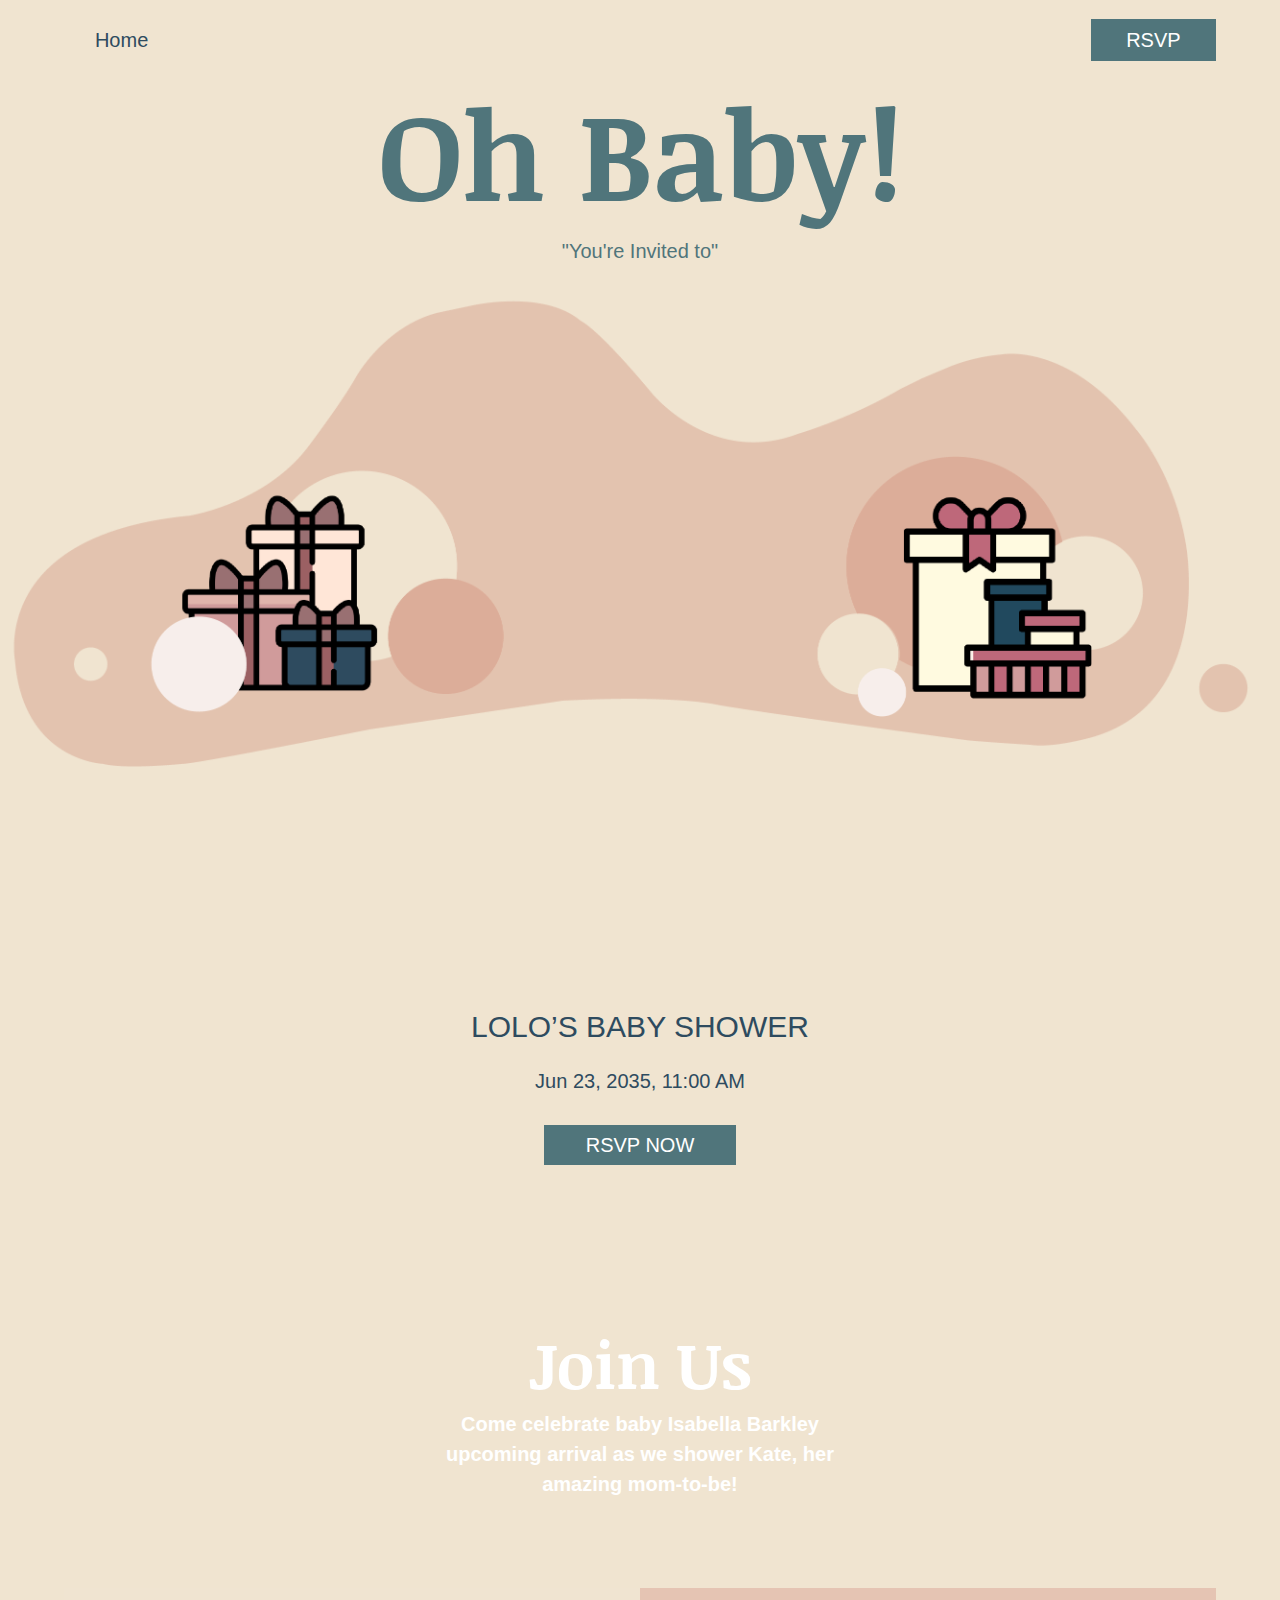
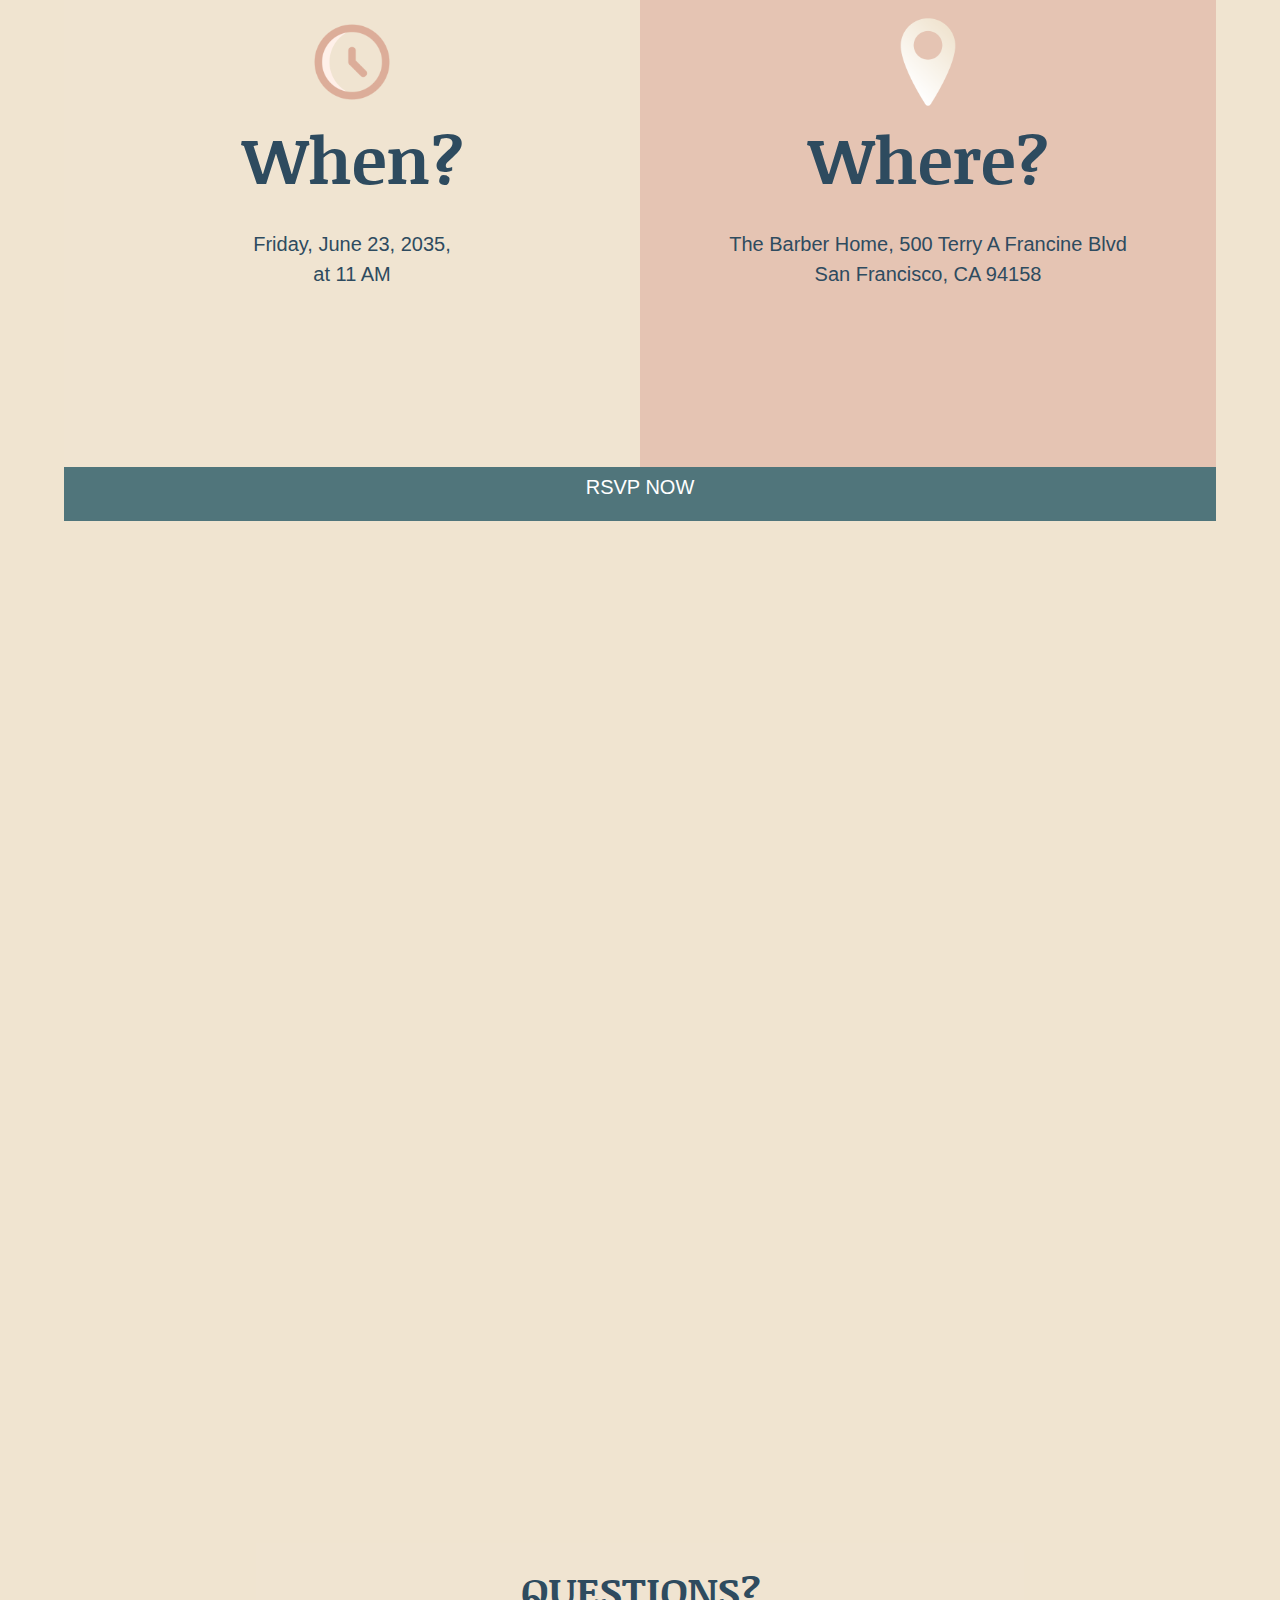
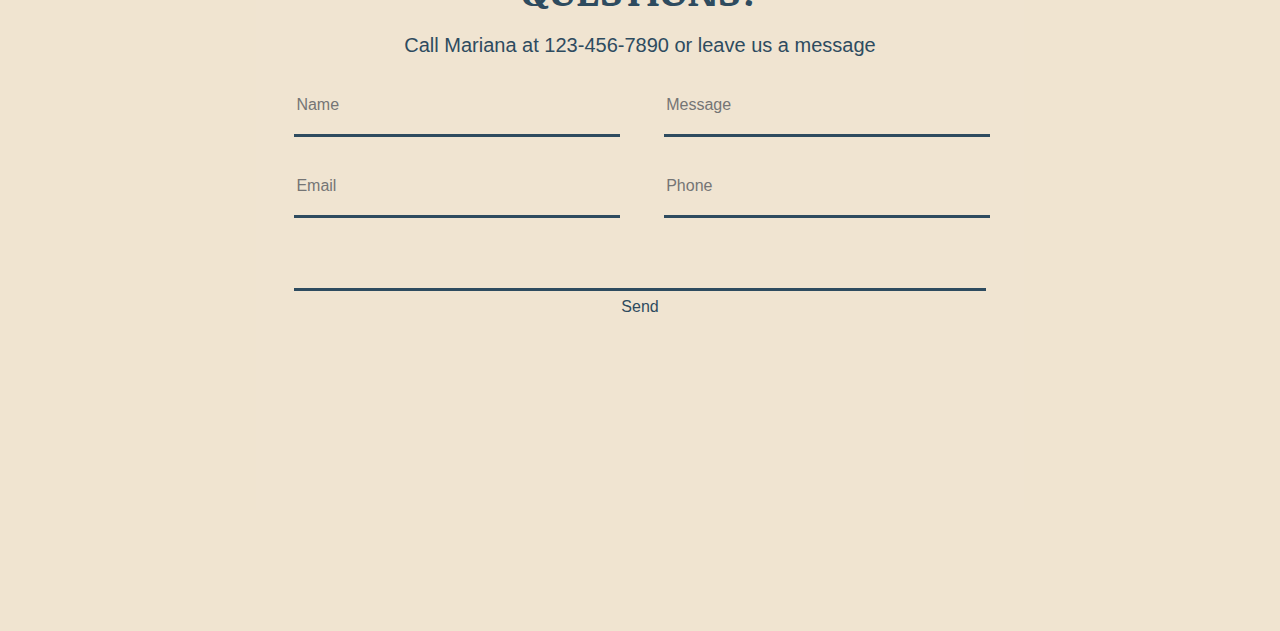
<file: index.html>
<!DOCTYPE html>
<html lang="en">
  <head>
    <meta charset="UTF-8" />
    <meta name="author" content="Nora Sadder" />
    <meta name="description" content="Baby Shower Party" />
    <meta name="viewport" content="width=device-width,initial-scale=1" />
    <title>Baby Shower</title>
    <link rel="stylesheet" href="index.css" type="text/css" />
    <script src="index.js"></script>
    <script src="index.js"></script>
    <link rel="preconnect" href="https://fonts.googleapis.com" />
    <link rel="preconnect" href="https://fonts.gstatic.com" crossorigin />
    <link
      href="https://fonts.googleapis.com/css2?family=Noticia+Text:wght@700&family=Poppins:wght@200&display=swap"
      rel="stylesheet"
    />
    <link rel="icon" href="images/born.png" type="image/x-icon" />
  </head>

  <body>
    <header>
      <div>
        <a href="#" class="home-ref">Home</a>
        <a href="eventDetails.html" class="RSVP-header"> RSVP </a>
      </div>
    </header>
    <main>
      <section class="home-section">
        <h1>Oh Baby!</h1>
        <p class="invitation-p">"You're Invited to"</p>
        <div class="home-Img-container">
          <div class="slideshow-container">
            <div class="slideshow">
              <img src="images/pregnant.png" />
            </div>
            <div class="slideshow">
              <img src="images/born.png" />
            </div>
          </div>
        </div>
        <p class="nameBabyShower-p">LOLO’S BABY SHOWER</p>
        <p>Jun 23, 2035, 11:00 AM</p>
        <a href="eventDetails.html" class="RSVP-home">RSVP NOW</a>
      </section>

      <section class="event-info-section">
        <h1>Join Us</h1>
        <p>
          Come celebrate baby Isabella Barkley upcoming arrival as we shower
          Kate, her amazing mom-to-be!
        </p>
        <div class="event-details-grid">
          <div class="when">
            <div class="clock-icon-container">
              <img src="images/clock.png" />
            </div>
            <div class="when-details">
              <h1>When?</h1>
              <p>Friday, June 23, 2035,</p>
              <p>at 11 AM</p>
            </div>
          </div>

          <div class="where">
            <div class="pin-icon-container">
              <img src="images/pin.png" />
            </div>
            <div class="where-details">
              <h1>Where?</h1>
              <p>
                The Barber Home, 500 Terry A Francine Blvd San Francisco, CA
                94158
              </p>
            </div>
          </div>
        </div>
        <a href="eventDetails.html" class="RSVP-event-info">RSVP NOW</a>
      </section>

      <section class="decorative">
        <div class="decorative-img-container"></div>
      </section>

      <section class="brands"></section>
    </main>
    <footer>
      <div class="container">
        <h1>QUESTIONS?</h1>
        <p>Call Mariana at 123-456-7890 or leave us a message</p>
        <form class="questions-form">
          <div class="form-grid">
            <input type="text" name="name" placeholder="Name" required />
            <input type="text" name="message" placeholder="Message" required />
            <input type="text" name="email" placeholder="Email" required />
            <input type="text" name="phone" placeholder="Phone" />
          </div>
          <input type="submit" value="Send" class="sendButton" />
        </form>
      </div>
    </footer>
  </body>
</html>
</file>
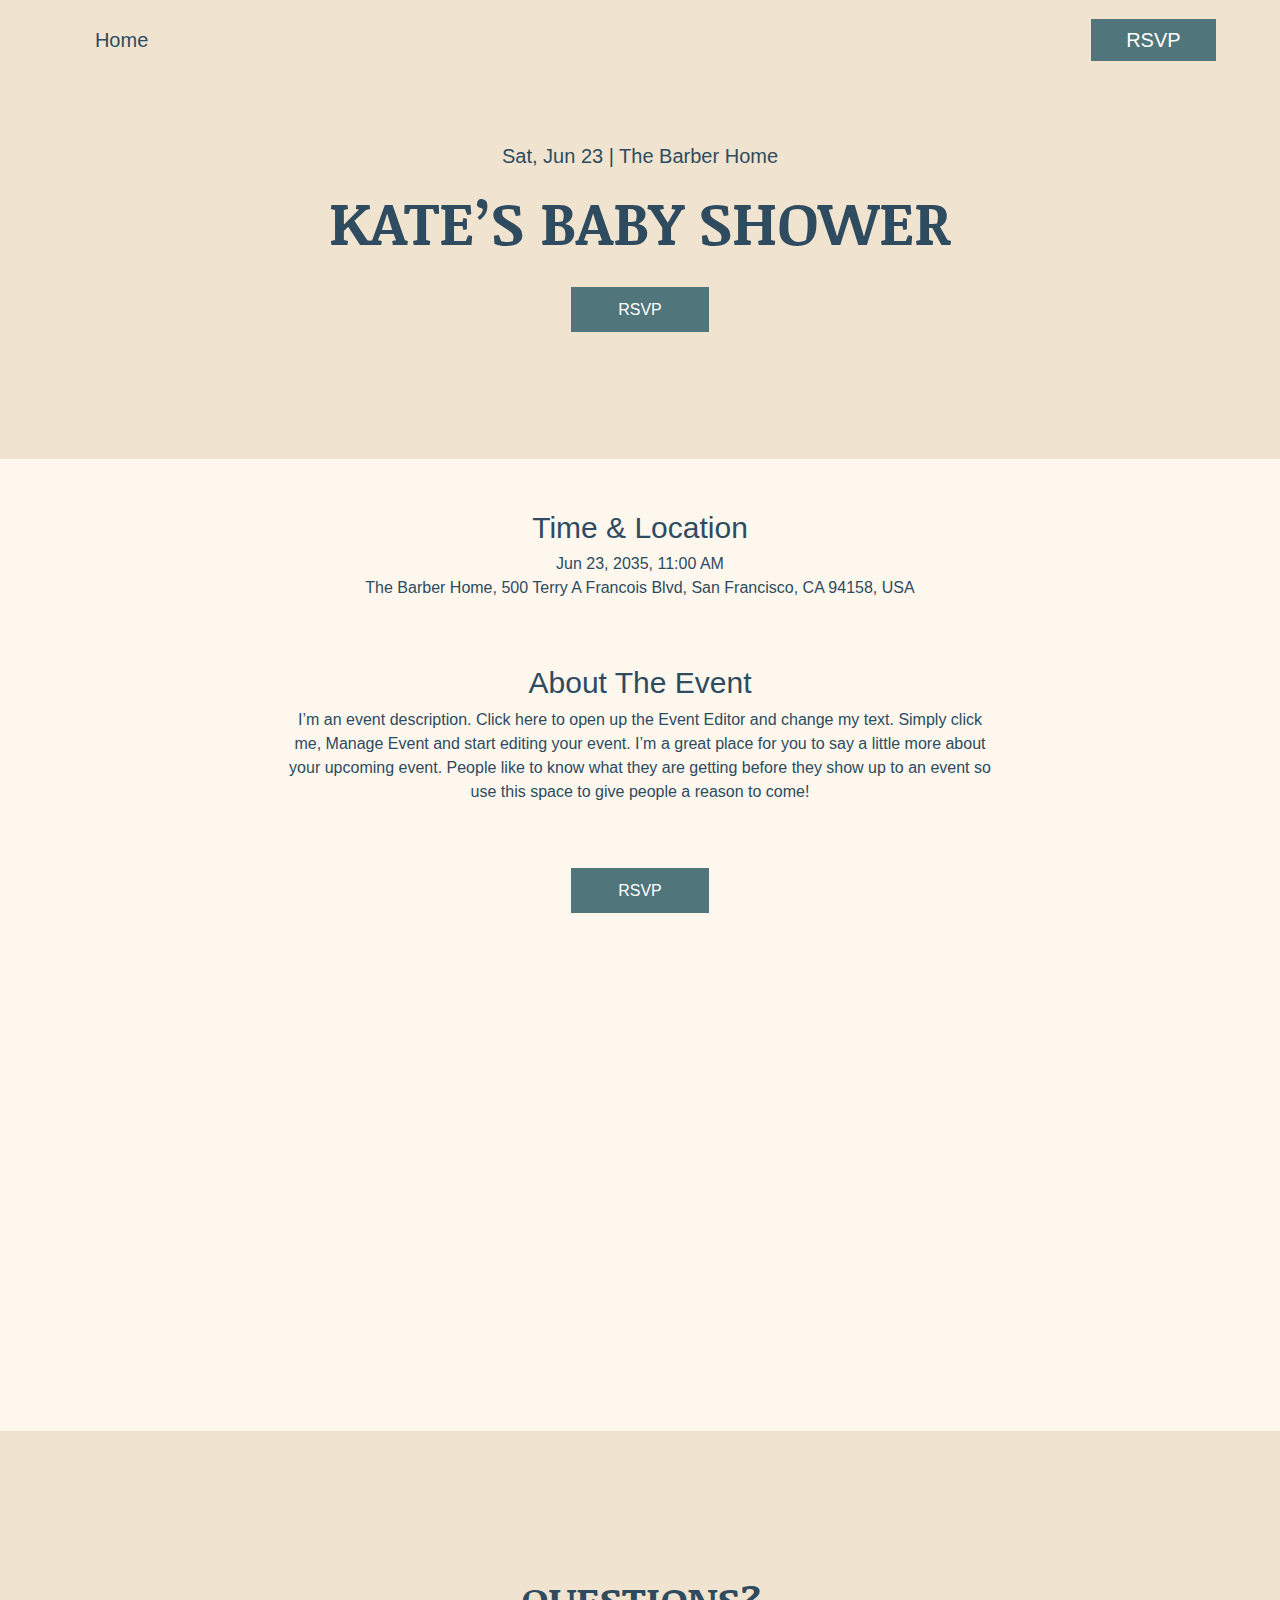
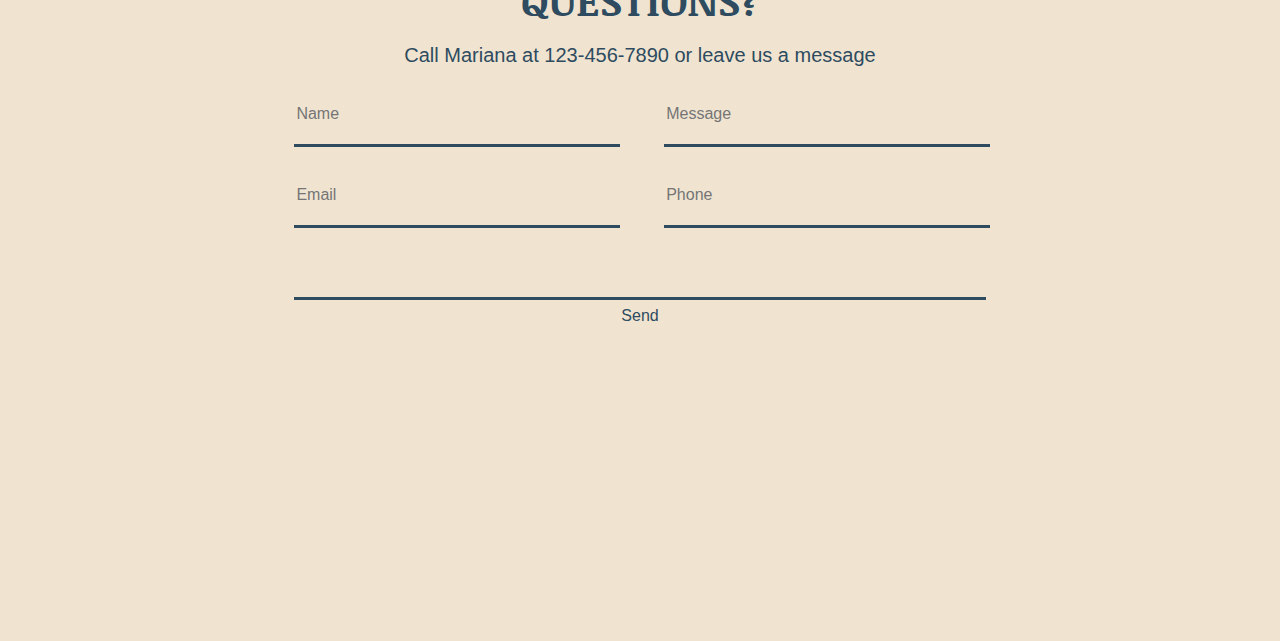
<file: eventDetails.html>
<!DOCTYPE html>
<html lang="en">
  <head>
    <meta charset="UTF-8" />
    <meta name="author" content="Nora Sadder" />
    <meta name="description" content="Baby Shower Party" />
    <meta name="viewport" content="width=device-width,initial-scale=1" />
    <title>Baby Shower</title>
    <link rel="stylesheet" href="eventDetails.css" type="text/css" />
    <link rel="stylesheet" href="index.css" type="text/css" />
    <script src="index.js"></script>
    <script src="index.js"></script>
    <link rel="preconnect" href="https://fonts.googleapis.com" />
    <link rel="preconnect" href="https://fonts.gstatic.com" crossorigin />
    <link
      href="https://fonts.googleapis.com/css2?family=Noticia+Text:wght@700&family=Poppins:wght@200&display=swap"
      rel="stylesheet"
    />
    <link rel="icon" href="images/born.png" type="image/x-icon" />
  </head>

  <body>
    <header>
      <div>
        <a href="index.html" class="home-ref">Home</a>
        <a href="" class="RSVP-header"> RSVP </a>
      </div>
    </header>

    <main>
      <section class="upperSection">
        <p>Sat, Jun 23 | The Barber Home</p>
        <h1>KATE’S BABY SHOWER</h1>
        <a href="schedule.html" class="RSVP">RSVP</a>
      </section>

      <section class="event-details">
        <div class="time-location">
          <h2>Time & Location</h2>
          <p>
            Jun 23, 2035, 11:00 AM
            <br />
            The Barber Home, 500 Terry A Francois Blvd, San Francisco, CA 94158,
            USA
          </p>
        </div>

        <div class="about-the-event">
          <h2>About The Event</h2>
          <p>
            I’m an event description. Click here to open up the Event Editor and
            change my text. Simply click me, Manage Event and start editing your
            event. I’m a great place for you to say a little more about your
            upcoming event. People like to know what they are getting before
            they show up to an event so use this space to give people a reason
            to come!
          </p>
        </div>
        <a href="schedule.html" class="RSVP RSPV2">RSVP</a>

        <iframe
          src="https://www.google.com/maps/embed?pb=!1m18!1m12!1m3!1d27000.155385752754!2d35.24616164550781!3d32.23064349159081!2m3!1f0!2f0!3f0!3m2!1i1024!2i768!4f13.1!3m3!1m2!1s0x151ce05eab29cad7%3A0x7a733cbfdb4ed036!2sNablus%20Park!5e0!3m2!1sen!2s!4v1692809985351!5m2!1sen!2s"
          width="600"
          height="450"
          style="border: 0"
          allowfullscreen=""
          loading="lazy"
          referrerpolicy="no-referrer-when-downgrade"
          class="map"
        ></iframe>
      </section>
    </main>
    <footer>
      <div class="container">
        <h1>QUESTIONS?</h1>
        <p>Call Mariana at 123-456-7890 or leave us a message</p>
        <form class="questions-form">
          <div class="form-grid">
            <input type="text" name="name" placeholder="Name" required />
            <input type="text" name="message" placeholder="Message" required />
            <input type="text" name="email" placeholder="Email" required />
            <input type="text" name="phone" placeholder="Phone" />
          </div>
          <input type="submit" value="Send" class="sendButton" />
        </form>
      </div>
    </footer>
  </body>
</html>
</file>
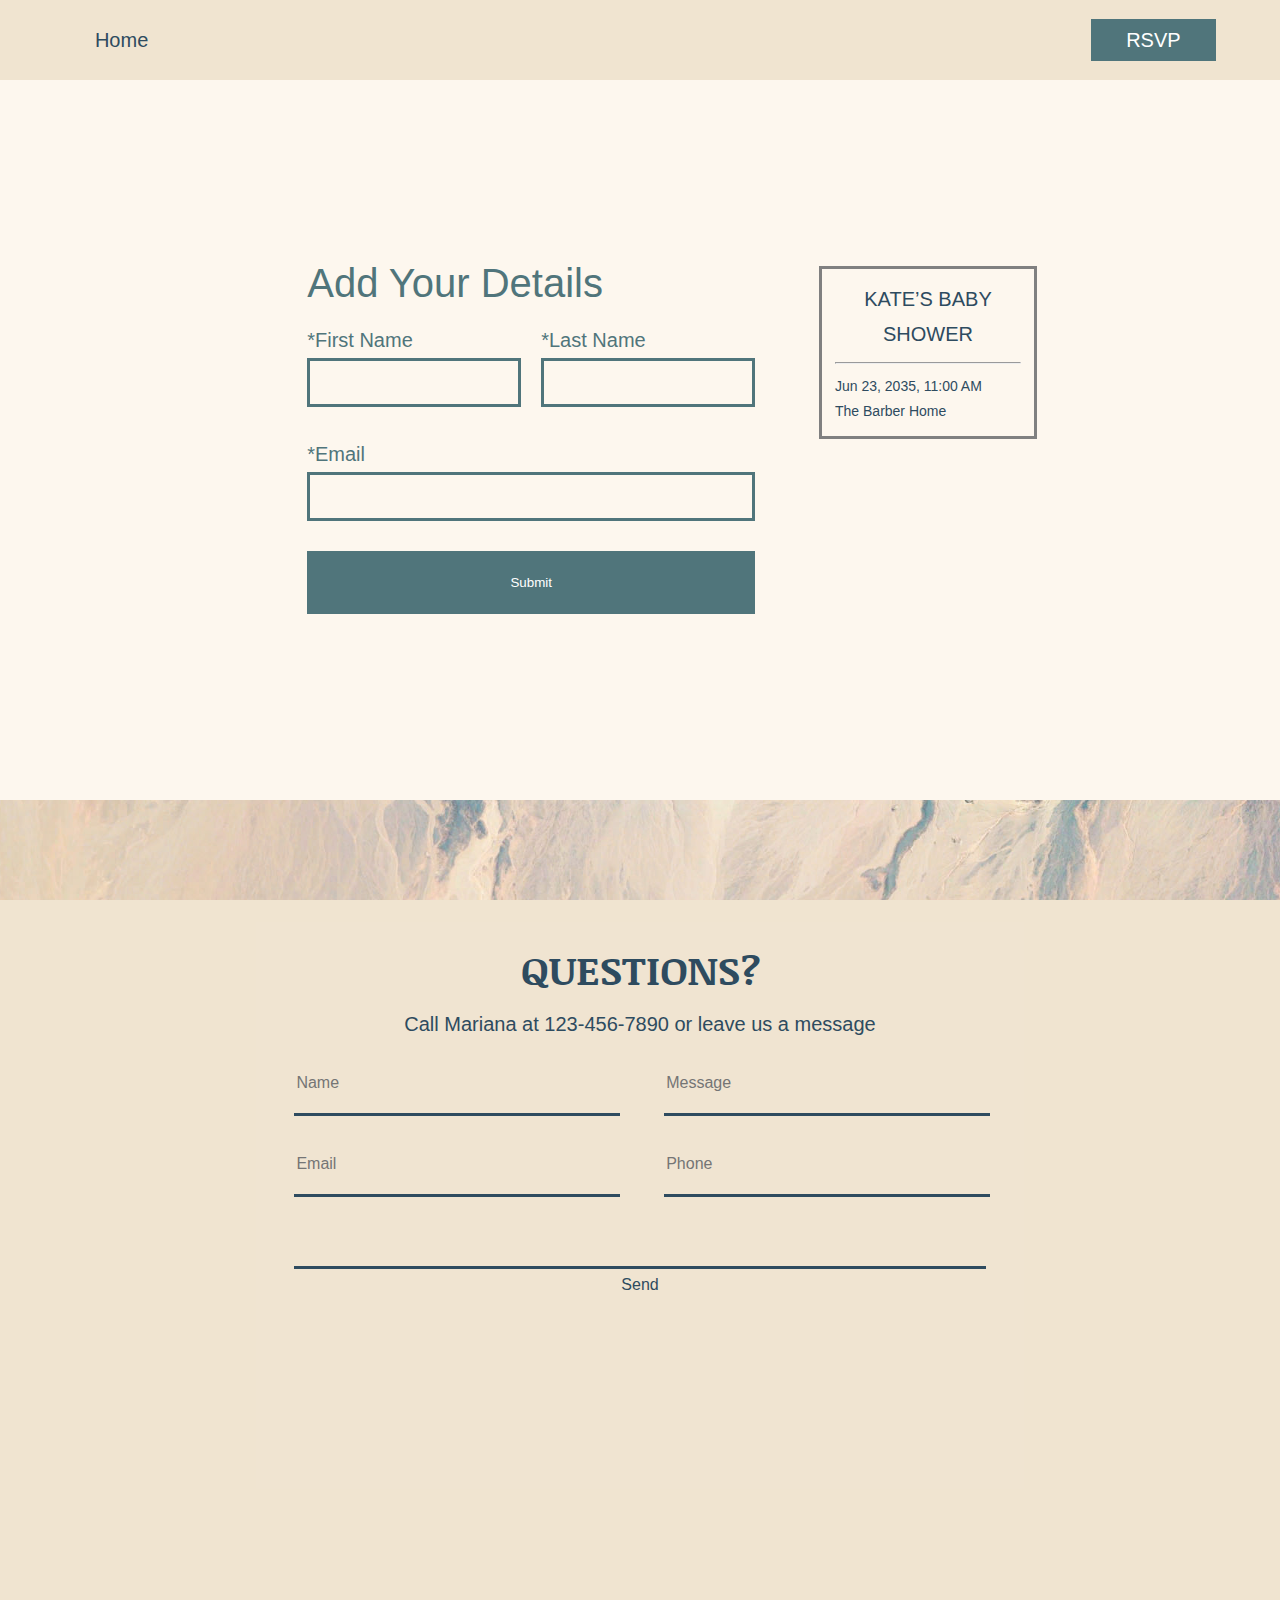
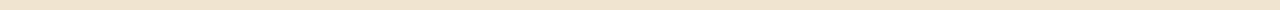
<file: schedule.html>
<!DOCTYPE html>
<html lang="en">
  <head>
    <meta charset="UTF-8" />
    <meta name="author" content="Nora Sadder" />
    <meta name="description" content="Baby Shower Party" />
    <meta name="viewport" content="width=device-width,initial-scale=1" />
    <title>Baby Shower</title>
    <link rel="stylesheet" href="eventDetails.css" type="text/css" />
    <link rel="stylesheet" href="index.css" type="text/css" />
    <link rel="stylesheet" href="schedule.css" type="text/css" />
    <script src="index.js"></script>
    <script src="index.js"></script>
    <link rel="preconnect" href="https://fonts.googleapis.com" />
    <link rel="preconnect" href="https://fonts.gstatic.com" crossorigin />
    <link
      href="https://fonts.googleapis.com/css2?family=Noticia+Text:wght@700&family=Poppins:wght@200&display=swap"
      rel="stylesheet"
    />
    <link rel="icon" href="images/born.png" type="image/x-icon" />
  </head>

  <body>
    <header>
      <div>
        <a href="index.html" class="home-ref">Home</a>
        <a href="eventDetails.html" class="RSVP-header"> RSVP </a>
      </div>
    </header>

    <main>
      <section class="information-section">
        <div class="form-banner">
          <div class="form">
            <p>Add Your Details</p>
            <form>
              <div class="grid-element Name">
                <p>*First Name</p>
                <input type="text" name="FName" />
              </div>

              <div class="grid-element Name">
                <p>*Last Name</p>
                <input type="text" name="LName" />
              </div>

              <div class="grid-element full">
                <p>*Email</p>
                <input type="text" name="Email" />
              </div>

              <button class="full submitBTN">Submit</button>
            </form>
          </div>
          <!-- <div class="banner-container"> -->
          <div class="banner">
            <h3>KATE’S BABY SHOWER</h3>
            <hr />
            <p>Jun 23, 2035, 11:00 AM</p>
            <p>The Barber Home</p>
          </div>
          <!-- </div> -->
        </div>
      </section>
    </main>
    <footer>
      <div class="container">
        <h1>QUESTIONS?</h1>
        <p>Call Mariana at 123-456-7890 or leave us a message</p>
        <form class="questions-form">
          <div class="form-grid">
            <input type="text" name="name" placeholder="Name" required />
            <input type="text" name="message" placeholder="Message" required />
            <input type="text" name="email" placeholder="Email" required />
            <input type="text" name="phone" placeholder="Phone" />
          </div>
          <input type="submit" value="Send" class="sendButton" />
        </form>
      </div>
    </footer>
  </body>
</html>
</file>
<file: index.css>
:root {
  --header-height: 80px;
  --title-height: 5vh;
  --blue-light: #50757b;
  --blue-dark: #2e4b5f;
  /* --petro-light: #7d9e9fa0;
  --petro-dark: #21495e; */
  --peach-light: #f0e4d0;
  --peach-dark: #ac8272;
  --text-color: #fff;
  --dark-text-color-pink: #c38a75;
  --peach-mid: #e3bfafdf;
  --very-light-peach: #fdf7ee;
}

* {
  font-family: sans-serif;
  font-weight: light;
  text-decoration: none;
  color: var(--blue-dark);
  text-align: center;
}

h1 {
  font-family: "Noticia Text", serif;
}

html {
  font-size: clamp(12px, 3vw, 20px);
  line-height: 1.75rem;
  margin: 0;
  scroll-behavior: smooth;
}

body {
  margin: 0;
}

header {
  background-color: var(--peach-light);
  position: fixed;
  top: 0;
  width: 100%;
  height: var(--header-height);
  display: flex;
  justify-content: center;
  align-items: center;
  z-index: 1;
}

header > div {
  width: 90%;
  display: flex;
  justify-content: space-between;
  align-items: center;
  height: 100%;
}

.home-ref {
  width: 10%;
  height: 40%;
  display: flex;
  justify-content: center;
  align-items: center;
}

.RSVP-header {
  background: var(--blue-light);
  width: 10%;
  height: 40%;
  padding: 5px;
  color: var(--text-color);
  display: flex;
  justify-content: center;
  align-items: center;
}

.home-section {
  background-color: var(--peach-light);
  padding-top: calc(var(--header-height) + 10px);
  padding-bottom: 2%;
  width: 100%;
}

.home-Img-container {
  background-image: url(images/HomeBG.png);
  background-repeat: no-repeat;
  background-size: contain;
  height: 80vh;
  margin: 0;
  width: 100%;
}

.home-section > h1 {
  font-size: 6.2rem;
  text-align: center;
  padding: 0;
  line-height: 6.2rem;
  margin: 0;
  color: var(--blue-light);
}

.invitation-p {
  color: var(--blue-light);
}

.slideshow-container {
  margin: auto;
  width: 60%;
  height: 90%;
  display: flex;
  align-items: flex-start;
  justify-content: center;
}

.slideshow {
  height: 100%;
  width: 100%;
  display: none;
}

.slideshow img {
  height: 100%;
  width: auto;
}

.nameBabyShower-p {
  font-size: 1.5rem;
  margin: 0;
}

.RSVP-home {
  background-color: var(--blue-light);
  color: var(--text-color);
  width: 15%;
  display: block;
  margin: auto;
  line-height: 2rem;
  margin-top: 2%;
}

.event-info-section {
  background-color: var(--peach-light);
  background-image: url(images/marbleBG.jpg);
  background-attachment: fixed;
  background-position: center;
  background-repeat: no-repeat;
  background-size: cover;
  padding-top: 10%;
}

.event-info-section > h1 {
  font-size: 3.25rem;
  line-height: 3.25rem;
  margin: 1%;
  color: var(--text-color);
}

.event-info-section > p {
  width: 33%;
  margin: auto;
  line-height: 1.5rem;
  color: var(--text-color);
  font-weight: bolder;
}

.event-details-grid {
  display: grid;
  grid-template-columns: repeat(2, 1fr);
  width: 90%;
  margin: auto;
  margin-top: 7%;
}

.RSVP-event-info {
  width: 90%;
  margin: auto;
  margin-top: 0;
  background-color: var(--blue-light);
  color: var(--text-color);
  height: 6vh;
  display: block;
  line-height: 2rem;
  margin-bottom: 0;
}

.when {
  background-color: #f0e4d0c6;
  padding-top: 5%;
  height: 50vh;
}

.clock-icon-container {
  height: 20%;
}

.clock-icon-container > img {
  height: 100%;
  width: auto;
}

.when-details > h1 {
  font-size: 3.25rem;
  line-height: 4rem;
  margin: 0;
  margin-top: 2%;
  color: var(--blue-dark);
  margin-bottom: 30px;
}

.when-details > p {
  margin: auto;
  line-height: 1.5rem;
  margin-bottom: 0;
  color: var(--blue-dark);
}

.where {
  padding-top: 5%;
  background-color: var(--peach-mid);
  height: 50vh;
}

.pin-icon-container {
  height: 20%;
}

.pin-icon-container > img {
  height: 100%;
  width: auto;
}

.where-details > h1 {
  font-size: 3.25rem;
  line-height: 4rem;
  margin: 0;
  margin-top: 2%;
  color: var(--blue-dark);
  margin-bottom: 30px;
}

.where-details > p {
  margin-top: 1%;
  width: 70%;
  margin: auto;
  line-height: 1.5rem;
  margin-bottom: 0;
  color: var(--blue-dark);
}

.decorative {
  background-color: var(--peach-light);
}

.decorative-img-container {
  height: 100vh;
  background-image: url(images/decoration.png);
  background-attachment: fixed;
  background-position: center;
  background-repeat: no-repeat;
  background-size: cover;
}

footer {
  background-color: var(--peach-light);
  height: 90vh;
  background-image: url(images/marbleBG.jpg);
  background-attachment: fixed;
  background-position: center;
  background-repeat: no-repeat;
  background-size: cover;
  display: flex;
  align-items: center;
  justify-content: center;
}

.container > h1 {
  padding-top: 4%;
  margin: 0;
  color: var(--blue-dark);
}

.container {
  height: 70%;
  width: 60%;
  background-color: #f0e4d0c6;
  margin: auto;
}

.container p {
  color: var(--blue-dark);
}

.questions-form {
  width: 90%;
  margin: auto;
  height: 15vh;
}

.form-grid {
  width: 100%;
  display: grid;
  grid-template-columns: repeat(2, 1fr);
  column-gap: 7%;
  row-gap: 20%;
  height: 100%;
  margin-bottom: 10%;
}

input {
  background-color: transparent;
  border: none;
  padding-bottom: 3%;
  border-bottom: 3px solid var(--blue-dark);
  color: var(--blue-dark);
  text-align: left;
  font-size: 0.8rem;
  width: 100%;
}

input:focus {
  outline: none;
  box-shadow: none;
}

.sendButton {
  width: 100%;
  text-align: center;
  border: none;
  padding-top: 1%;
  border-top: 3px solid var(--blue-dark);
  cursor: pointer;
}

@media all and (max-width: 1000px) {
  .home-Img-container {
    background-size: contain;
    height: 50vh;
  }

  .decorative-img-container {
    background-size: contain;
    height: 60vh;
  }

  .container {
    width: 80%;
  }
}

@media all and (max-width: 600px) {
  header > div {
    width: 70%;
  }

  .RSVP-header {
    width: 25%;
    height: 50%;
  }

  .container {
    height: 50%;
  }

  .RSVP-home {
    width: 40%;
  }

  .RSVP-event-info {
    height: 7%;
  }

  .when-details > h1 {
    font-size: 2rem;
    line-height: 2rem;
  }

  .when-details > p {
    line-height: 1.5rem;
  }
  .where-details > h1 {
    font-size: 2rem;
    line-height: 2rem;
  }

  .where-details > p {
    line-height: 1.5rem;
  }

  .decorative-img-container {
    background-size: contain;
    height: 40vh;
  }

  .home-Img-container {
    background-size: contain;
    height: 30vh;
  }
}
</file>
<file: eventDetails.css>
.upperSection {
  background-color: var(--peach-light);
  height: 35vh;
  margin-top: 5%;
  padding-top: var(--header-height);
}

.upperSection > p {
  font-size: 1rem;
  line-height: 1.25rem;
  margin: 0;
}

.upperSection > h1 {
  font-size: 3rem;
  line-height: 4rem;
  margin: 1%;
}

.RSVP {
  background-color: var(--blue-light);
  color: var(--text-color);
  width: 10%;
  display: block;
  margin: auto;
  font-size: 0.8rem;
  margin-top: 2%;
  padding: 5px;
  margin-bottom: 3%;
}

.RSPV2 {
  margin-top: 5%;
  margin-bottom: auto;
}

.event-details {
  background-color: var(--very-light-peach);
}

h2 {
  font-weight: lighter;
  margin: 1%;
  margin-top: 0;
}

.event-details > div {
  width: 55%;
  margin: 0 auto 0 auto;
  padding-top: 4%;
}

.event-details > div > p {
  font-size: 0.8rem;
  line-height: 1.2rem;
  margin-top: 1%;
  margin-bottom: 2%;
}

.map {
  width: 65%;
  margin-top: 5%;
  margin-bottom: 3%;
  height: 45vh;
}
</file>
<file: schedule.css>
.information-section {
  padding-top: var(--header-height);
  height: 80vh;
  display: flex;
  align-items: center;
  justify-content: center;
  width: 100%;
  background-color: var(--very-light-peach);
}

.form-banner {
  display: flex;
  justify-content: center;
  align-items: flex-start;
  width: 100%;
}

.form {
  display: flex;
  flex-direction: column;
  width: 35%;
  margin: 5%;
}

.form > form {
  display: grid;
  grid-template-columns: repeat(2, 1fr);
  row-gap: 30px;
  column-gap: 20px;
  grid-auto-rows: auto;
}

.form form input {
  width: 100%;
  display: block;
  border: 3px solid var(--blue-light);
  font-size: 1rem;
  padding: 10px;
  box-sizing: border-box;
}

.Name input {
  width: 100%;
}

.full {
  grid-column-start: 1;
  grid-column-end: 3;
}

.form > p {
  text-align: left;
  font-size: 2rem;
  margin: 5%;
  display: block;
  width: 100%;
  margin-left: 0;
  color: var(--blue-light);
  margin-top: 0;
}

form > div > p {
  margin: 0;
  text-align: left;
  color: var(--blue-light);
}

.submitBTN {
  background-color: var(--blue-light);
  outline: none;
  height: 7vh;
  border: none;
  color: var(--text-color);
}

.banner {
  padding: 1%;
  border: 3px solid gray;
  width: 17%;
  height: 8%;
  margin-top: 5%;
  box-sizing: border-box;
}

.banner > h3 {
  font-weight: lighter;
  font-size: 1rem;
  margin: 0;
}

.banner > p {
  font-size: 0.7rem;
  margin: 0;
  line-height: 1.25rem;
  text-align: start;
}

@media all and (max-width: 1000px) {
  .form {
    width: 50%;
  }
}
</file>
